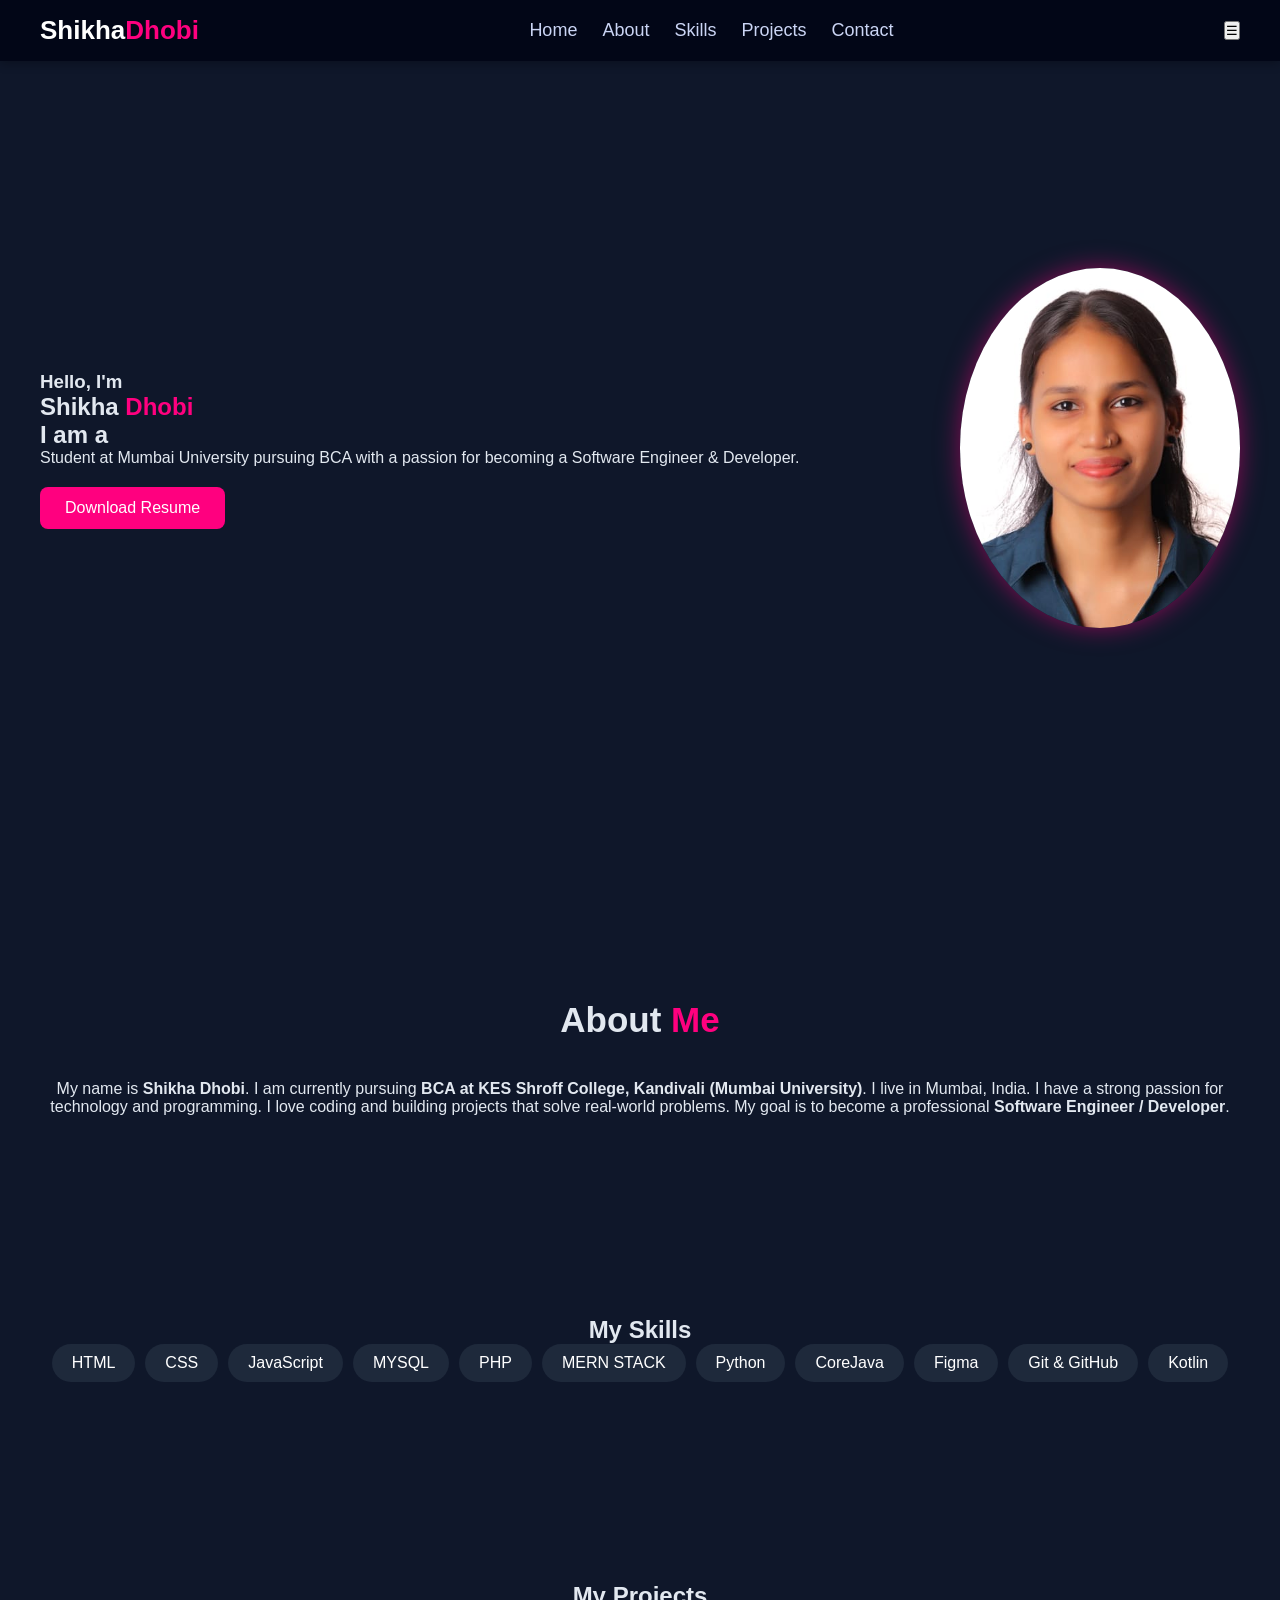
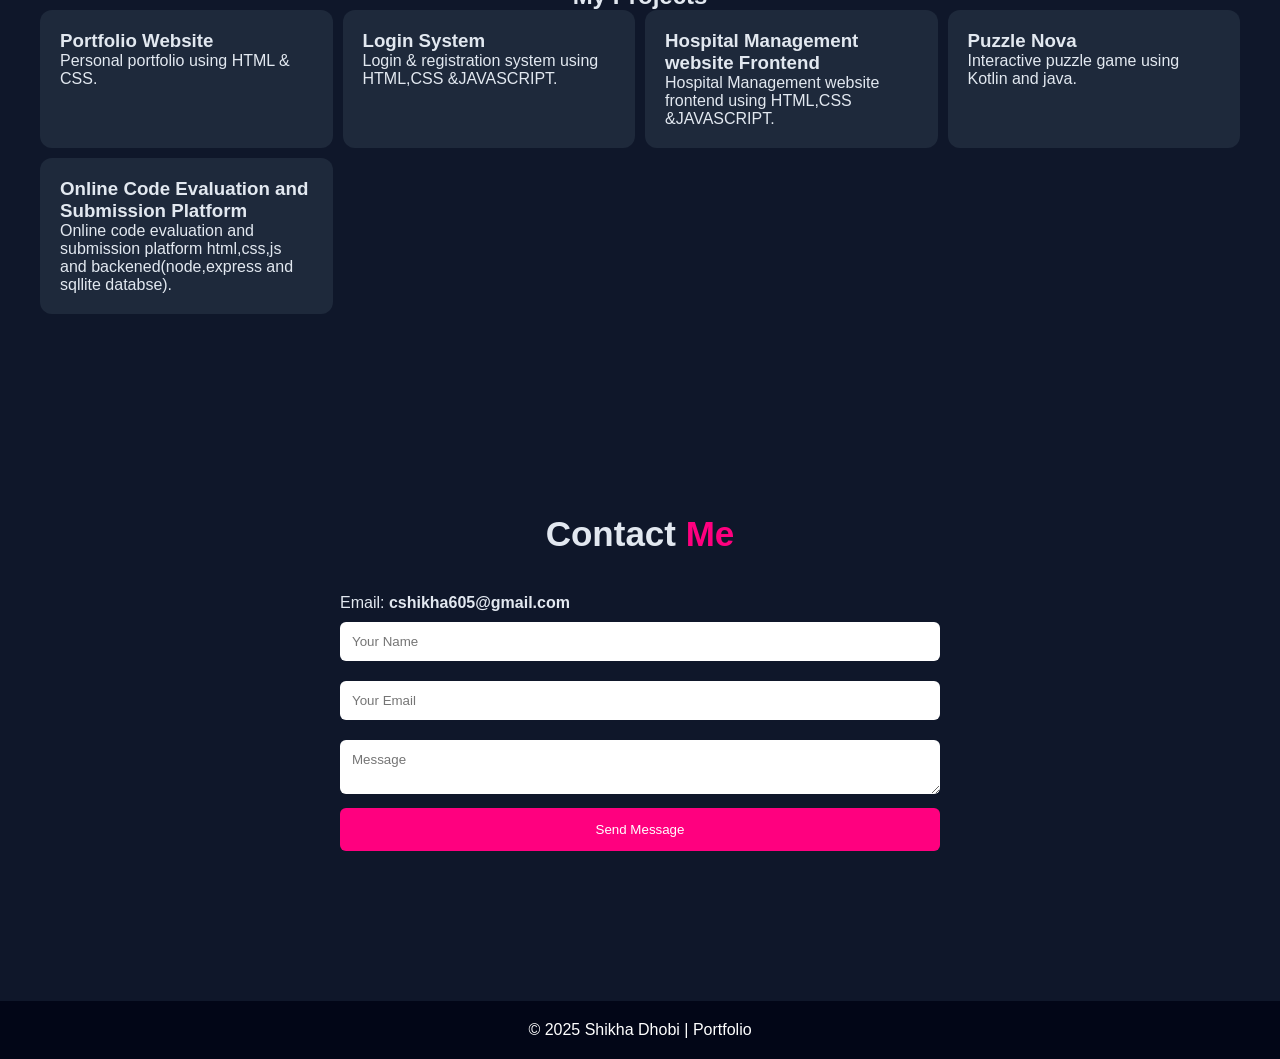
<file: task 1 portfolio/index.html>
<!DOCTYPE html>
<html lang="en">
<head>
    <meta charset="UTF-8">
    <meta name="viewport" content="width=device-width, initial-scale=1.0">
    <title>Shikha Dhobi - Portfolio</title>
    <link rel="stylesheet" href="style.css">
</head>
<body>
    <header>
        <nav>
            <h2 class="logo">Shikha<span>Dhobi</span></h2>

            <ul>
                <li><a href="#home">Home</a></li>
                <li><a href="#about">About</a></li>
                <li><a href="#skills">Skills</a></li>
                <li><a href="#projects">Projects</a></li>
                <li><a href="#contact">Contact</a></li>
            </ul>

            <button class="menu" onclick="toggleMenu()">☰</button>
        </nav>
    </header>

    <section id="home" class="home">
        <div class="content">
            <h3>Hello, I'm</h3>
            <h1>Shikha <span>Dhobi</span></h1>
            <h2 class="typing">I am a <span id="type-text"></span></h2>

            <p>Student at Mumbai University pursuing BCA with a passion for becoming a Software Engineer & Developer.</p>

            <a href="shikha resume (3).pdf" class="btn" download>Download Resume</a>
        </div>

        <div class="image">
            <!-- Replace image.jpg with your own photo -->
            <img src="SHIKHA.jpg" alt="Shikha Photo">
        </div>
    </section>
    <section id="about" class="about">
        <h2 class="section-title">About <span>Me</span></h2>

        <div class="about-box">
           <center> <p>
                My name is <b>Shikha Dhobi</b>. I am currently pursuing 
                <b>BCA at KES Shroff College, Kandivali (Mumbai University)</b>.
                I live in Mumbai, India. I have a strong passion for technology and programming.
                I love coding and building projects that solve real-world problems.
                My goal is to become a professional <b>Software Engineer / Developer</b>.
              <center></p>
        </div>
    </section>

  <section id="skills" class="section">
    <center><h2>My <span>Skills</span></h2></center>
    <div class="skills-box">
      <div>HTML</div>
      <div>CSS</div>
      <div>JavaScript</div>
      <div>MYSQL</div>
      <div>PHP</div>
      <div>MERN STACK</div>
      <div>Python</div>
      <div>CoreJava</div>
      <div>Figma</div>
      <div>Git & GitHub</div>
      <div>Kotlin</div>
    </div>
  </section>

  <section id="projects" class="section">
    <center><h2>My <span>Projects</span></h2></center>
    <div class="projects">
      <div class="card">
        <h3>Portfolio Website</h3>
        <p>Personal portfolio using HTML & CSS.</p>
      </div>
      <div class="card">
        <h3>Login System</h3>
        <p>Login & registration system using HTML,CSS &JAVASCRIPT.</p>
      </div>
      <div class="card">
        <h3>Hospital Management website Frontend</h3>
        <p> Hospital Management website frontend using HTML,CSS &JAVASCRIPT.</p>
      </div>
      <div class="card">
        <h3>Puzzle Nova</h3>
        <p>Interactive puzzle game using Kotlin and java.</p>
      </div>
      <div class="card">
        <h3>Online Code Evaluation and Submission Platform</h3>
        <p>Online code evaluation and submission platform html,css,js and backened(node,express and sqllite databse).</p>
      </div>
    </div>
  </section>


    <section id="contact">
        <h2 class="section-title">Contact <span>Me</span></h2>

        <div class="contact-box">
            <p>Email: <b>cshikha605@gmail.com</b></p>

            <form>
                <input type="text" placeholder="Your Name" required>
                <input type="email" placeholder="Your Email" required>
                <textarea placeholder="Message" required></textarea>
                <button type="submit" class="btn">Send Message</button>
            </form>
        </div>
    </section>

    <footer>
        <p>© 2025 Shikha Dhobi | Portfolio</p>
    </footer>

</body>
</html>
</file>
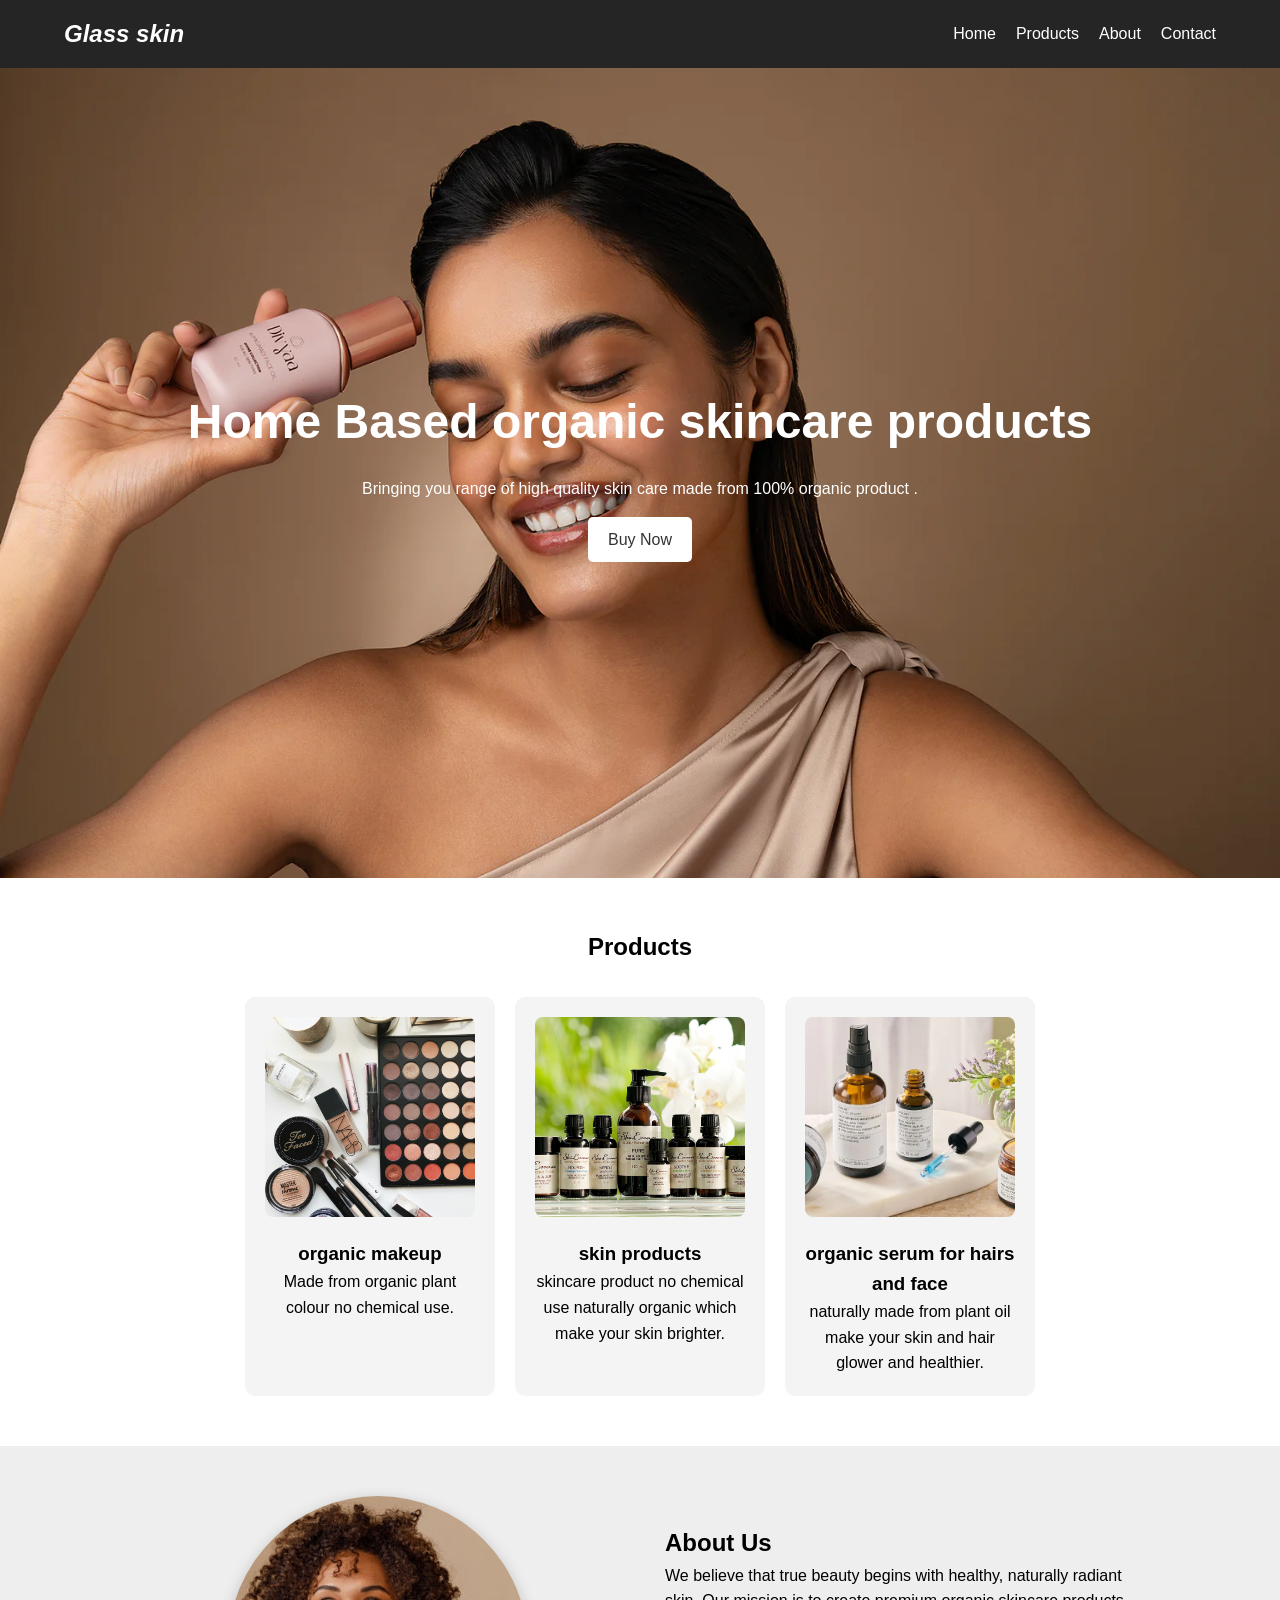
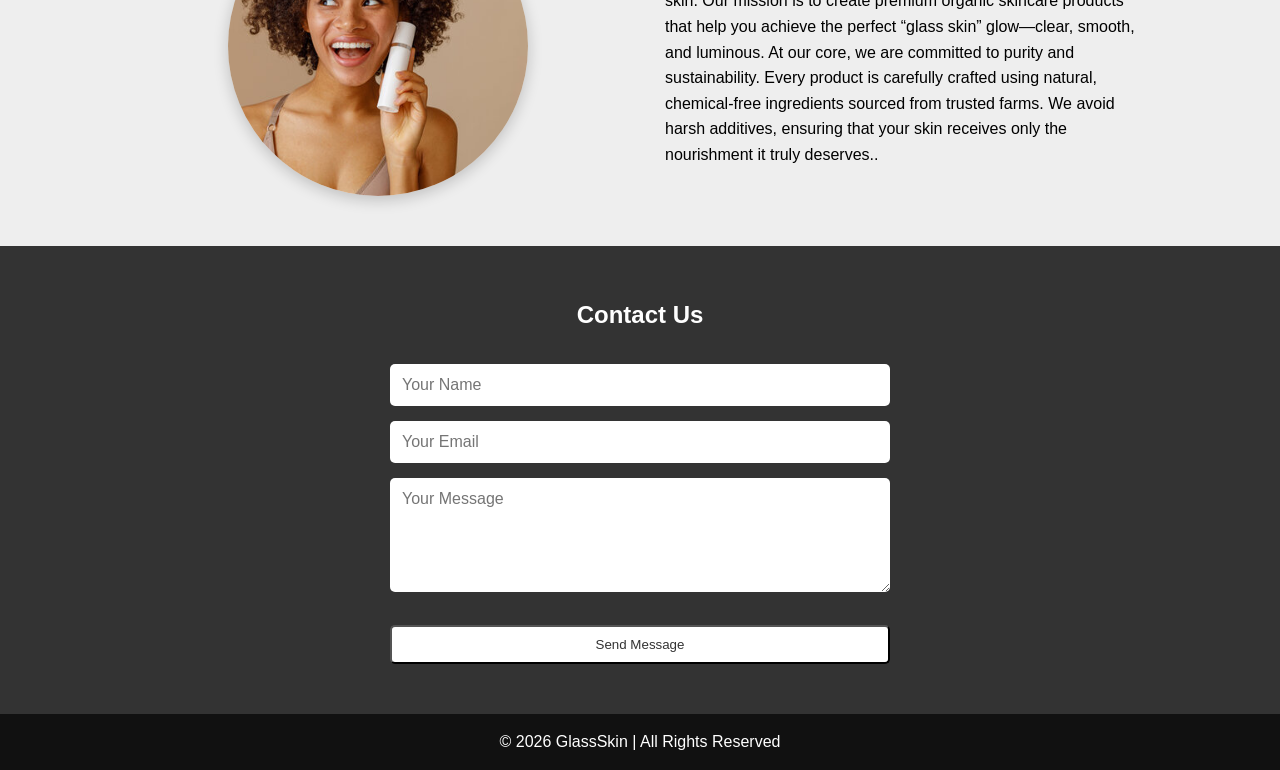
<file: task2 landing page/index.html>
<!DOCTYPE html>
<html lang="en">
<head>
    <meta charset="UTF-8">
    <meta name="viewport" content="width=device-width, initial-scale=1.0">
    <title>Landing Page</title>
    <link rel="stylesheet" href="style.css">
</head>
<body>

<!-- HEADER -->
<header>
    <nav>
        <h2 class="logo">Glass skin</h2>
        <ul>
            <li><a href="#">Home</a></li>
            <li><a href="#products">Products</a></li>
            <li><a href="#about">About</a></li>
            <li><a href="#cta">Contact</a></li>
        </ul>
    </nav>
</header>

<!-- HERO SECTION -->
<section class="hero">
    <div class="hero-text">
        <h1>Home Based 
            organic skincare products
        </h1>
        <p>Bringing you range of high quality skin care made from 100% organic product .</p>
        <a href="#" class="btn">Buy Now</a>
    </div>
</section>


<section id="products" class="products">
    <h2>Products</h2>
    <div class="products-box">
        <div class="card">
            <img src="product1.jpg" alt="Easy Design Product">
            <h3>organic makeup</h3>
            <p>Made from organic plant colour no chemical use.</p>
        </div>
        <div class="card">
            <img src="product2.jpg" alt="Responsive Product">
            <h3>skin products</h3>
            <p>skincare product no chemical use naturally organic which make your skin brighter.</p>
        </div>
        <div class="card">
            <img src="product3.webp" alt="Fast Product">
            <h3>organic serum for hairs and face</h3>
            <p>naturally made from plant oil make your skin and hair glower and healthier.</p>
        </div>
    </div>
</section>

<!-- ABOUT -->
<section id="about" class="about">
    <div class="about-container">
        <div class="about-image">
            <img src="about.jpg" alt="About Us">
        </div>
        <div class="about-text">
            <h2>About Us</h2>
            <p>We believe that true beauty begins with healthy, naturally radiant skin. Our mission is to create premium organic skincare products that help you achieve the perfect “glass skin” glow—clear, smooth, and luminous.

At our core, we are committed to purity and sustainability. Every product is carefully crafted using natural, chemical-free ingredients sourced from trusted farms. We avoid harsh additives, ensuring that your skin receives only the nourishment it truly deserves..</p>
        </div>
    </div>
</section>

<!-- CTA -->
<section id="cta" class="cta">
    <h2>Contact Us</h2>
    <form class="contact-form">
        <div class="form-group">
            <input type="text" placeholder="Your Name" required>
        </div>
        <div class="form-group">
            <input type="email" placeholder="Your Email" required>
        </div>
        <div class="form-group">
            <textarea placeholder="Your Message" rows="5" required></textarea>
        </div>
        <button type="submit" class="btn">Send Message</button>
    </form>
</section>

<!-- FOOTER -->
<footer>
    <p>© 2026 GlassSkin | All Rights Reserved</p>
</footer>

</body>
</html>
</file>
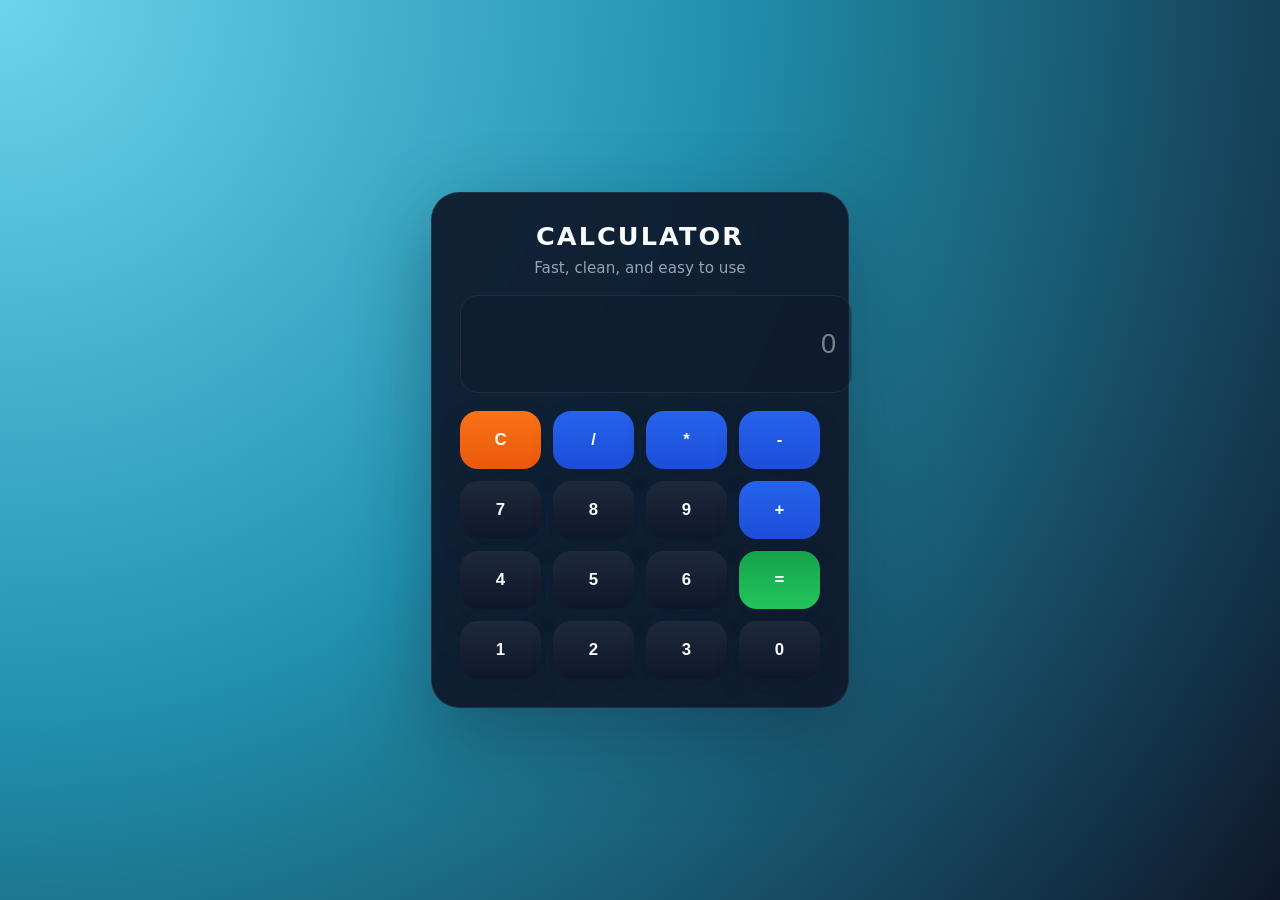
<file: task3 calculator/index.html>
<!DOCTYPE html>
<html lang="en">
<head>
    <meta charset="UTF-8">
    <meta name="viewport" content="width=device-width, initial-scale=1.0">
    <title>Calculator</title>
    <link rel="stylesheet" href="style.css">
</head>
<body>

<div class="calculator">
    <div class="calculator-header">
        <h1>Calculator</h1>
        <p>Fast, clean, and easy to use</p>
    </div>

    <input type="text" id="display" disabled placeholder="0">

    <div class="buttons">
        <button class="control">C</button>
        <button class="operator">/</button>
        <button class="operator">*</button>
        <button class="operator">-</button>

        <button>7</button>
        <button>8</button>
        <button>9</button>
        <button class="operator">+</button>

        <button>4</button>
        <button>5</button>
        <button>6</button>
        <button class="equal">=</button>

        <button>1</button>
        <button>2</button>
        <button>3</button>
        <button>0</button>
    </div>
</div>

<script src="scripts.js"></script>
</body>
</html>
</file>
<file: task 1 portfolio/style.css>
* {
    margin: 0;
    padding: 0;
    box-sizing: border-box;
    font-family: Poppins, sans-serif;
}

body {
    background: #0f172a;
    color: #e2e8f0;
}

header {
    position: fixed;
    width: 100%;
    background: #020617;
    padding: 15px 40px;
    box-shadow: 0 2px 10px rgba(0,0,0,0.3);
    z-index: 1000;
}

nav {
    display: flex;
    justify-content: space-between;
    align-items: center;
}

.logo {
    font-size: 26px;
    font-weight: bold;
    color: white;
}

.logo span {
    color: #ff007f;
}

nav ul {
    display: flex;
    gap: 25px;
}

nav ul li {
    list-style: none;
}

nav ul li a {
    text-decoration: none;
    font-size: 18px;
    color: #cbd5f5;
    transition: 0.3s;
}

nav ul li a:hover {
    color: #ff007f;
}

section {
    padding: 100px 40px;
}

.home {
    display: flex;
    justify-content: space-between;
    align-items: center;
    min-height: 100vh;
}

.home .content h1 span {
    color: #ff007f;
}

.home .btn {
    background: #ff007f;
    padding: 12px 25px;
    color: white;
    border-radius: 8px;
    text-decoration: none;
    margin-top: 20px;
    display: inline-block;
    transition: 0.3s;
}

.home .btn:hover {
    transform: scale(1.05);
}

.home img {
    width: 280px;
    border-radius: 50%;
    box-shadow: 0 0 25px rgba(255,0,127,0.5);
    
}

.section-title {
    text-align: center;
    font-size: 35px;
    margin-bottom: 40px;
}

.section-title span {
    color: #ff007f;
}

.skills-box {
  display: flex;
  justify-content: center;
  flex-wrap: wrap;
  gap: 10px;
}

.skills-box div {
  background: #1e293b;
  color: white;
  padding: 10px 20px;
  border-radius: 20px;
  transition: 0.3s;
}

.skills-box div:hover {
  background: #ff007f;
  transform: translateY(-5px);
}

/* PROJECTS */
.projects {
  display: grid;
  grid-template-columns: repeat(auto-fit, minmax(250px, 1fr));
  gap: 10px;
}

.card {
  background: #1e293b;
  padding: 20px;
  border-radius: 12px;
  transition: 0.3s;
  cursor: pointer;
}

.card:hover {
  transform: translateY(-10px);
  box-shadow: 0 10px 30px rgba(0,0,0,0.5);
}

.contact-box {
    width: 50%;
    margin: auto;
}

form input, form textarea {
    width: 100%;
    margin: 10px 0;
    padding: 12px;
    border-radius: 6px;
    border: none;
}

form .btn {
    width: 100%;
    background: #ff007f;
    color: #fff;
    padding: 14px;
    border: none;
    border-radius: 6px;
}

footer {
    text-align: center;
    padding: 20px;
    background: #020617;
    color: #fff;
    margin-top: 50px;
}

@media(max-width: 850px) {
    nav ul {
        display: none;
    }

    .home {
        flex-direction: column;
        text-align: center;
    }
}
</file>
<file: task2 landing page/style.css>
* {
    margin: 0;
    padding: 0;
    box-sizing: border-box;
    font-family: Arial, sans-serif;
}

body {
    line-height: 1.6;
}

/* NAVBAR */
header {
    background: #252525;
    padding: 15px 0;
}

nav {
    width: 90%;
    margin: auto;
    display: flex;
    justify-content: space-between;
    align-items: center;
}

.logo {
    color: white;
    font-style: oblique;
}

nav ul {
    display: flex;
    list-style: none;
}

nav ul li {
    margin-left: 20px;
}

nav ul li a {
    color: white;
    text-decoration: none;
}

/* HERO */
.hero {
    height: 90vh;
    background-image: url(skin.webp);
    background-size: cover;
    background-position: center;
    display: flex;
    justify-content: center;
    align-items: center;
    text-align: center;
    color: white;
}

.hero h1 {
    font-size: 3rem;
}

.hero p {
    margin: 15px 0;
}

.btn {
    display: inline-block;
    padding: 10px 20px;
    background: white;
    color: #333;
    text-decoration: none;
    border-radius: 5px;
    transition: 0.3s;
}

.btn:hover {
    background: #333;
    color: white;
}

/* PRODUCTS */
.products {
    padding: 50px 20px;
    text-align: center;
}

.products-box {
    display: flex;
    justify-content: center;
    gap: 20px;
    margin-top: 30px;
}

.card {
    background: #f4f4f4;
    padding: 20px;
    width: 250px;
    border-radius: 10px;
    transition: 0.3s;
}

.card img {
    width: 100%;
    height: 200px;
    object-fit: cover;
    border-radius: 8px;
    margin-bottom: 15px;
}

.card:hover {
    transform: translateY(-10px);
}

/* ABOUT */
.about {
    background: #eee;
    padding: 50px;
}

.about-container {
    display: flex;
    align-items: center;
    gap: 50px;
    max-width: 1000px;
    margin: auto;
}

.about-image {
    flex: 1;
    display: flex;
    justify-content: center;
}

.about-image img {
    width: 300px;
    height: 300px;
    border-radius: 50%;
    object-fit: cover;
    box-shadow: 0 4px 15px rgba(0, 0, 0, 0.2);
}

.about-text {
    flex: 1;
    text-align: left;
}

/* CTA */
.cta {
    background: #333;
    color: white;
    text-align: center;
    padding: 50px 20px;
}

.contact-form {
    max-width: 500px;
    margin: 30px auto 0;
    display: flex;
    flex-direction: column;
    gap: 15px;
}

.form-group {
    width: 100%;
}

.form-group input,
.form-group textarea {
    width: 100%;
    padding: 12px;
    border: none;
    border-radius: 5px;
    font-family: Arial, sans-serif;
    font-size: 1rem;
    box-sizing: border-box;
}

.form-group textarea {
    resize: vertical;
}

.cta .btn {
    margin-top: 10px;
}

/* FOOTER */
footer {
    background: #111;
    color: white;
    text-align: center;
    padding: 15px;
}

/* RESPONSIVE */
@media (max-width: 768px) {
    .products-box {
        flex-direction: column;
        align-items: center;
    }
}
</file>
<file: task3 calculator/style.css>
body {
    margin: 0;
    min-height: 100vh;
    display: flex;
    justify-content: center;
    align-items: center;
    background: radial-gradient(circle at top left, #6dd5ed 0%, #2193b0 45%, #0f172a 100%);
    font-family: Inter, system-ui, -apple-system, BlinkMacSystemFont, "Segoe UI", sans-serif;
    color: #f8fafc;
}

.calculator {
    width: min(360px, calc(100vw - 32px));
    padding: 28px;
    border-radius: 28px;
    background: rgba(15, 23, 42, 0.92);
    box-shadow: 0 28px 80px rgba(15, 23, 42, 0.35);
    border: 1px solid rgba(255, 255, 255, 0.08);
    backdrop-filter: blur(14px);
}

.calculator-header {
    text-align: center;
    margin-bottom: 18px;
}

.calculator-header h1 {
    margin: 0;
    font-size: 1.6rem;
    letter-spacing: 0.08em;
    text-transform: uppercase;
    font-weight: 700;
}

.calculator-header p {
    margin: 8px 0 0;
    font-size: 0.95rem;
    color: #94a3b8;
}

#display {
    width: 100%;
    height: 62px;
    margin-bottom: 18px;
    text-align: right;
    font-size: 1.7rem;
    padding: 18px 16px;
    border: none;
    border-radius: 18px;
    background: rgba(15, 23, 42, 0.45);
    color: #eef2ff;
    box-shadow: inset 0 0 0 1px rgba(148, 163, 184, 0.12);
}

#display::placeholder {
    color: rgba(226, 232, 240, 0.5);
}

.buttons {
    display: grid;
    grid-template-columns: repeat(4, minmax(0, 1fr));
    gap: 12px;
}

button {
    min-height: 58px;
    font-size: 1.05rem;
    font-weight: 600;
    border: none;
    border-radius: 18px;
    cursor: pointer;
    transition: transform 0.18s ease, box-shadow 0.18s ease, background 0.18s ease;
    box-shadow: 0 10px 24px rgba(15, 23, 42, 0.16);
}

button:not(.operator):not(.equal):not(.control) {
    background: linear-gradient(180deg, #1e293b 0%, #0f172a 100%);
    color: #f8fafc;
}

button.operator {
    background: linear-gradient(180deg, #2563eb 0%, #1d4ed8 100%);
    color: #f8fafc;
}

button.control {
    background: linear-gradient(180deg, #f97316 0%, #ea580c 100%);
    color: #fff;
}

button.equal {
    grid-column: span 1;
    background: linear-gradient(180deg, #16a34a 0%, #22c55e 100%);
    color: #fff;
}

button:hover {
    transform: translateY(-2px);
    box-shadow: 0 16px 26px rgba(15, 23, 42, 0.24);
}

button:active {
    transform: translateY(0);
    box-shadow: 0 8px 18px rgba(15, 23, 42, 0.18);
}

@media (max-width: 380px) {
    .calculator {
        padding: 20px;
    }

    .calculator-header h1 {
        font-size: 1.35rem;
    }

    #display {
        height: 54px;
        font-size: 1.4rem;
    }

    button {
        min-height: 50px;
        font-size: 1rem;
    }
}
</file>
